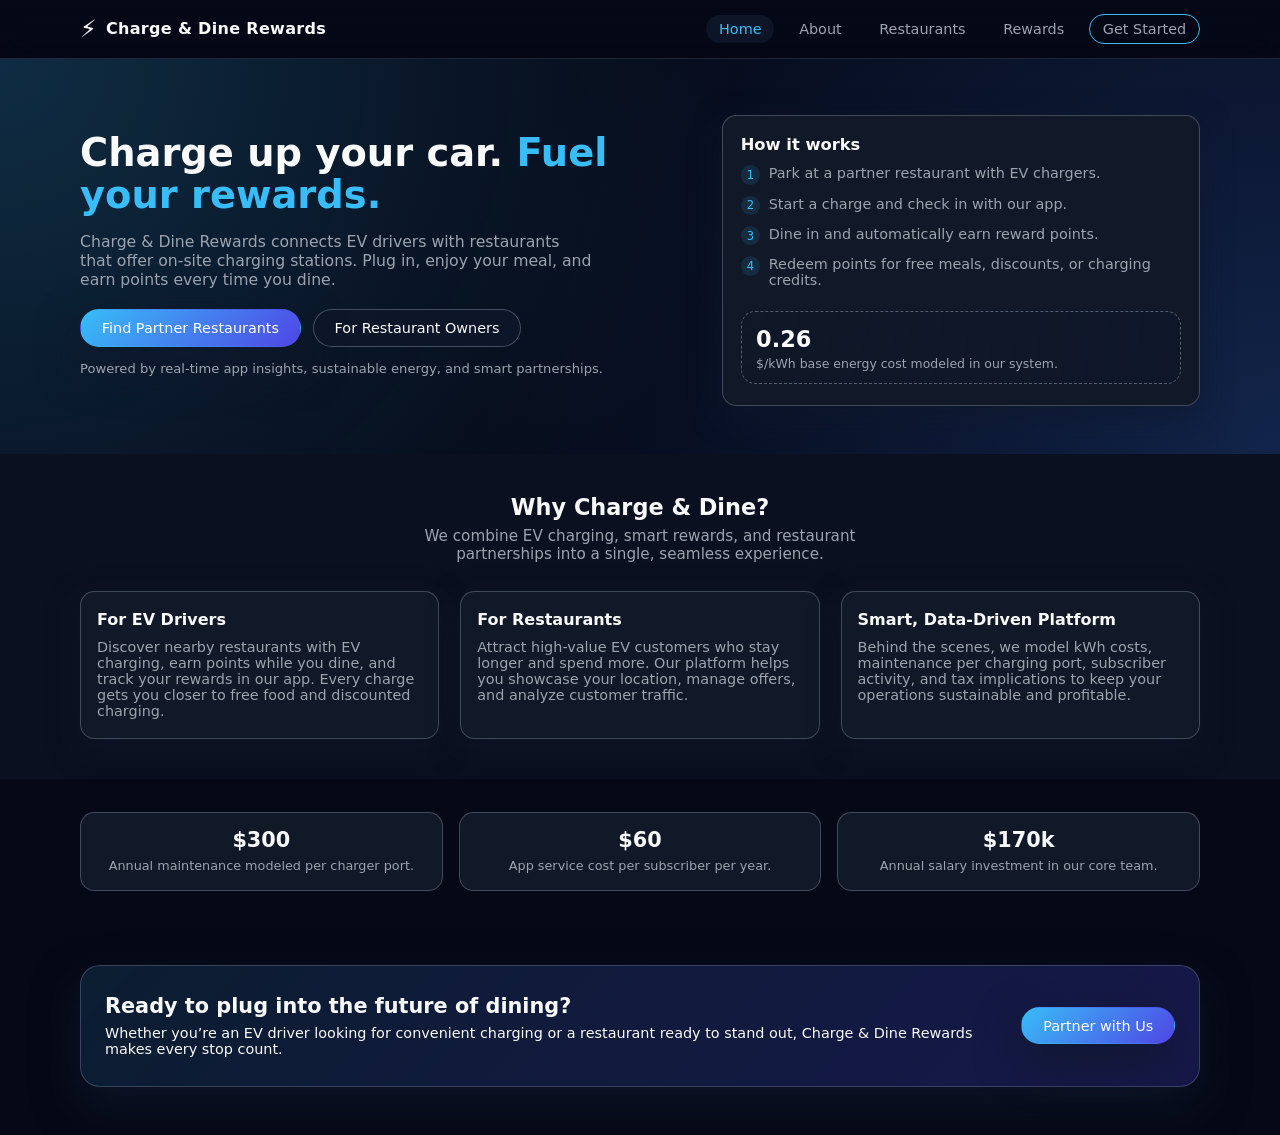
<file: index.html>
<!DOCTYPE html>
<html lang="en">
<head>
    <meta charset="UTF-8">
    <meta name="viewport" content="width=device-width, initial-scale=1.0">
    <title>Charge &amp; Dine Rewards</title>
    <link rel="stylesheet" href="styles.css">
</head>
<body>
    <!-- Header / Navigation -->
    <header class="site-header">
        <div class="container header-inner">
            <div class="logo">
                <span class="logo-icon">⚡</span>
                <span class="logo-text">Charge &amp; Dine Rewards</span>
            </div>
            <nav class="nav">
                <a href="#" class="nav-link active">Home</a>
                <a href="about.html" class="nav-link">About</a>
                <a href="restaurants.html" class="nav-link">Restaurants</a>
                <a href="rewards.html" class="nav-link">Rewards</a>
                <a href="contact.html" class="nav-link nav-cta">Get Started</a>
            </nav>
        </div>
    </header>

    <!-- Hero Section -->
    <main>
        <section class="hero">
            <div class="container hero-inner">
                <div class="hero-text">
                    <h1>Charge up your car. <span class="accent">Fuel your rewards.</span></h1>
                    <p class="hero-subtitle">
                        Charge &amp; Dine Rewards connects EV drivers with restaurants that offer 
                        on-site charging stations. Plug in, enjoy your meal, and earn points every time you dine.
                    </p>
                    <div class="hero-actions">
                        <a href="restaurants.html" class="btn primary-btn">Find Partner Restaurants</a>
                        <a href="contact.html" class="btn secondary-btn">For Restaurant Owners</a>
                    </div>
                    <p class="hero-note">
                        Powered by real-time app insights, sustainable energy, and smart partnerships.
                    </p>
                </div>
                <div class="hero-card">
                    <h2>How it works</h2>
                    <ol class="steps-list">
                        <li><span>1</span> Park at a partner restaurant with EV chargers.</li>
                        <li><span>2</span> Start a charge and check in with our app.</li>
                        <li><span>3</span> Dine in and automatically earn reward points.</li>
                        <li><span>4</span> Redeem points for free meals, discounts, or charging credits.</li>
                    </ol>
                    <div class="hero-stat">
                        <span class="hero-stat-number">0.26</span>
                        <span class="hero-stat-label">$/kWh base energy cost modeled in our system.</span>
                    </div>
                </div>
            </div>
        </section>

        <!-- Value Props / Features -->
        <section class="features">
            <div class="container">
                <h2 class="section-title">Why Charge &amp; Dine?</h2>
                <p class="section-subtitle">
                    We combine EV charging, smart rewards, and restaurant partnerships into a single, seamless experience.
                </p>
                <div class="features-grid">
                    <article class="feature-card">
                        <h3>For EV Drivers</h3>
                        <p>
                            Discover nearby restaurants with EV charging, earn points while you dine, and track your 
                            rewards in our app. Every charge gets you closer to free food and discounted charging.
                        </p>
                    </article>
                    <article class="feature-card">
                        <h3>For Restaurants</h3>
                        <p>
                            Attract high-value EV customers who stay longer and spend more. Our platform helps you 
                            showcase your location, manage offers, and analyze customer traffic.
                        </p>
                    </article>
                    <article class="feature-card">
                        <h3>Smart, Data-Driven Platform</h3>
                        <p>
                            Behind the scenes, we model kWh costs, maintenance per charging port, subscriber activity, 
                            and tax implications to keep your operations sustainable and profitable.
                        </p>
                    </article>
                </div>
            </div>
        </section>

        <!-- Highlight / Stats -->
        <section class="stats">
            <div class="container stats-inner">
                <div class="stat-item">
                    <span class="stat-number">$300</span>
                    <span class="stat-label">Annual maintenance modeled per charger port.</span>
                </div>
                <div class="stat-item">
                    <span class="stat-number">$60</span>
                    <span class="stat-label">App service cost per subscriber per year.</span>
                </div>
                <div class="stat-item">
                    <span class="stat-number">$170k</span>
                    <span class="stat-label">Annual salary investment in our core team.</span>
                </div>
            </div>
        </section>

        <!-- Call to Action -->
        <section class="cta">
            <div class="container cta-inner">
                <div class="cta-text">
                    <h2>Ready to plug into the future of dining?</h2>
                    <p>
                        Whether you’re an EV driver looking for convenient charging or a restaurant ready 
                        to stand out, Charge &amp; Dine Rewards makes every stop count.
                    </p>
                </div>
                <div class="cta-actions">
                    <a href="contact.html" class="btn primary-btn">Partner with Us</a>
</file>
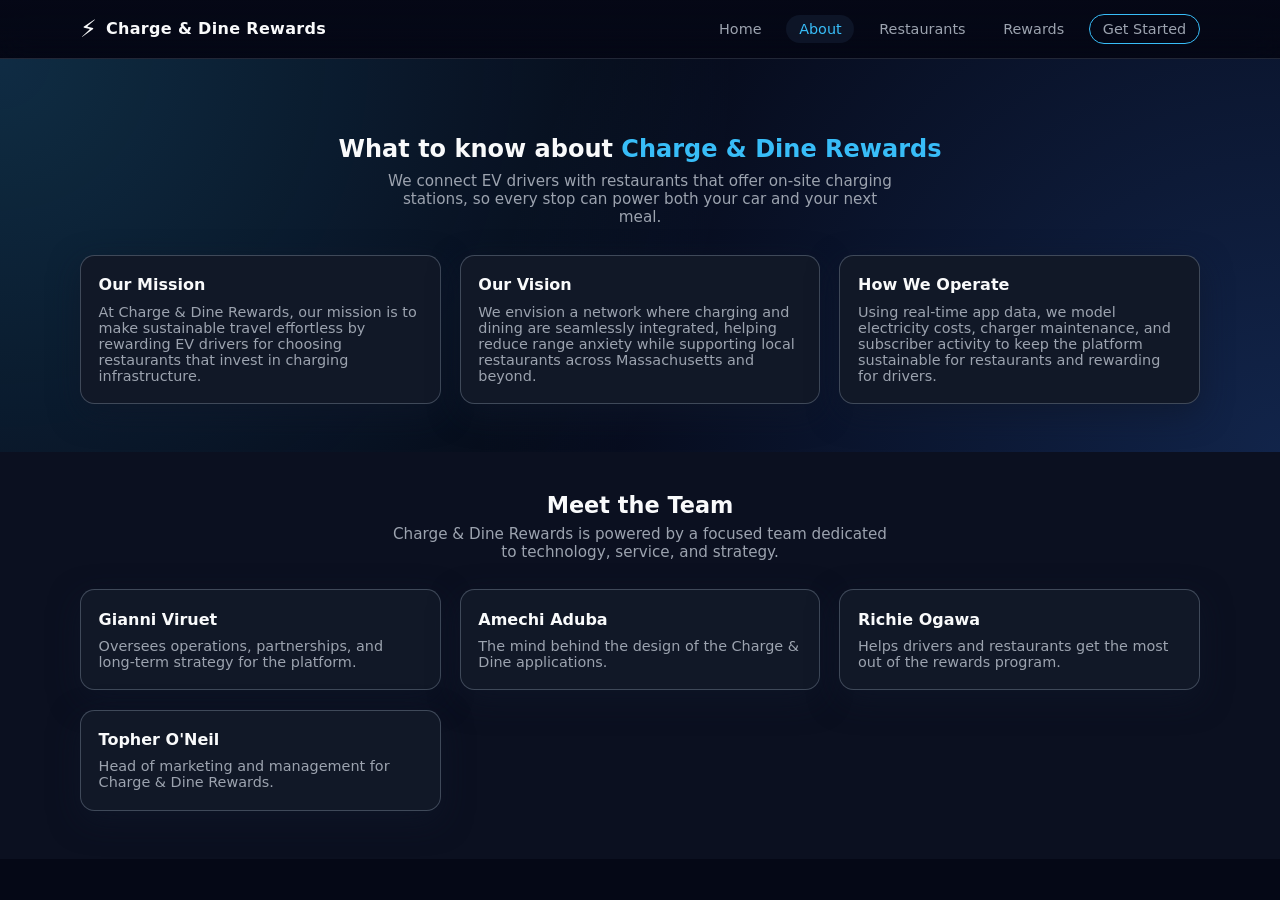
<file: about.html>
<!DOCTYPE html>
<html lang="en">
<head>
    <meta charset="UTF-8">
    <meta name="viewport" content="width=device-width, initial-scale=1.0">
    <title>About | Charge &amp; Dine Rewards</title>
    <link rel="stylesheet" href="styles.css">
</head>
<body>
    <!-- Header / Navigation -->
    <header class="site-header">
        <div class="container header-inner">
            <div class="logo">
                <span class="logo-icon">⚡</span>
                <span class="logo-text">Charge &amp; Dine Rewards</span>
            </div>
            <nav class="nav">
                <a href="index.html" class="nav-link">Home</a>
                <a href="about.html" class="nav-link active">About</a>
                <a href="restaurants.html" class="nav-link">Restaurants</a>
                <a href="rewards.html" class="nav-link">Rewards</a>
                <a href="contact.html" class="nav-link nav-cta">Get Started</a>
            </nav>
        </div>
    </header>

    <main>
        <!-- About Hero -->
        <section class="hero about-hero">
            <div class="container">
                <div class="about-header">
                    <h1>What to know about <span class="accent">Charge &amp; Dine Rewards</span></h1>
                    <p class="section-subtitle">
                        We connect EV drivers with restaurants that offer on-site charging stations, so every stop
                        can power both your car and your next meal.
                    </p>
                </div>

                <div class="about-grid">
                    <article class="about-card">
                        <h2>Our Mission</h2>
                        <p>
                            At Charge &amp; Dine Rewards, our mission is to make sustainable travel effortless by
                            rewarding EV drivers for choosing restaurants that invest in charging infrastructure.
                        </p>
                    </article>

                    <article class="about-card">
                        <h2>Our Vision</h2>
                        <p>
                            We envision a network where charging and dining are seamlessly integrated, helping reduce
                            range anxiety while supporting local restaurants across Massachusetts and beyond.
                        </p>
                    </article>

                    <article class="about-card">
                        <h2>How We Operate</h2>
                        <p>
                            Using real-time app data, we model electricity costs, charger maintenance, and subscriber
                            activity to keep the platform sustainable for restaurants and rewarding for drivers.
                        </p>
                    </article>
                </div>
            </div>
        </section>

        <!-- Team / Structure (you can customize names + roles) -->
        <section class="team">
            <div class="container">
                <h2 class="section-title">Meet the Team</h2>
                <p class="section-subtitle">
                    Charge &amp; Dine Rewards is powered by a focused team dedicated to technology, service, and strategy.
                </p>

                <div class="team-grid">
                    <article class="about-card">
                        <h3>Gianni Viruet</h3>
                        <p>Oversees operations, partnerships, and long-term strategy for the platform.</p>
                    </article>
                    <article class="about-card">
                        <h3>Amechi Aduba</h3>
                        <p>The mind behind the design of the Charge &amp; Dine applications.</p>
                    </article>
                    <article class="about-card">
                        <h3>Richie Ogawa</h3>
                        <p>Helps drivers and restaurants get the most out of the rewards program.</p>
                    </article>
                    <article class="about-card">
                        <h3>Topher O'Neil</h3>
                        <p>Head of marketing and management for Charge &amp; Dine Rewards.</p>
                    </article>
                </div>
            </div>
        </section>
    </main>
</body>
</html>
</file>
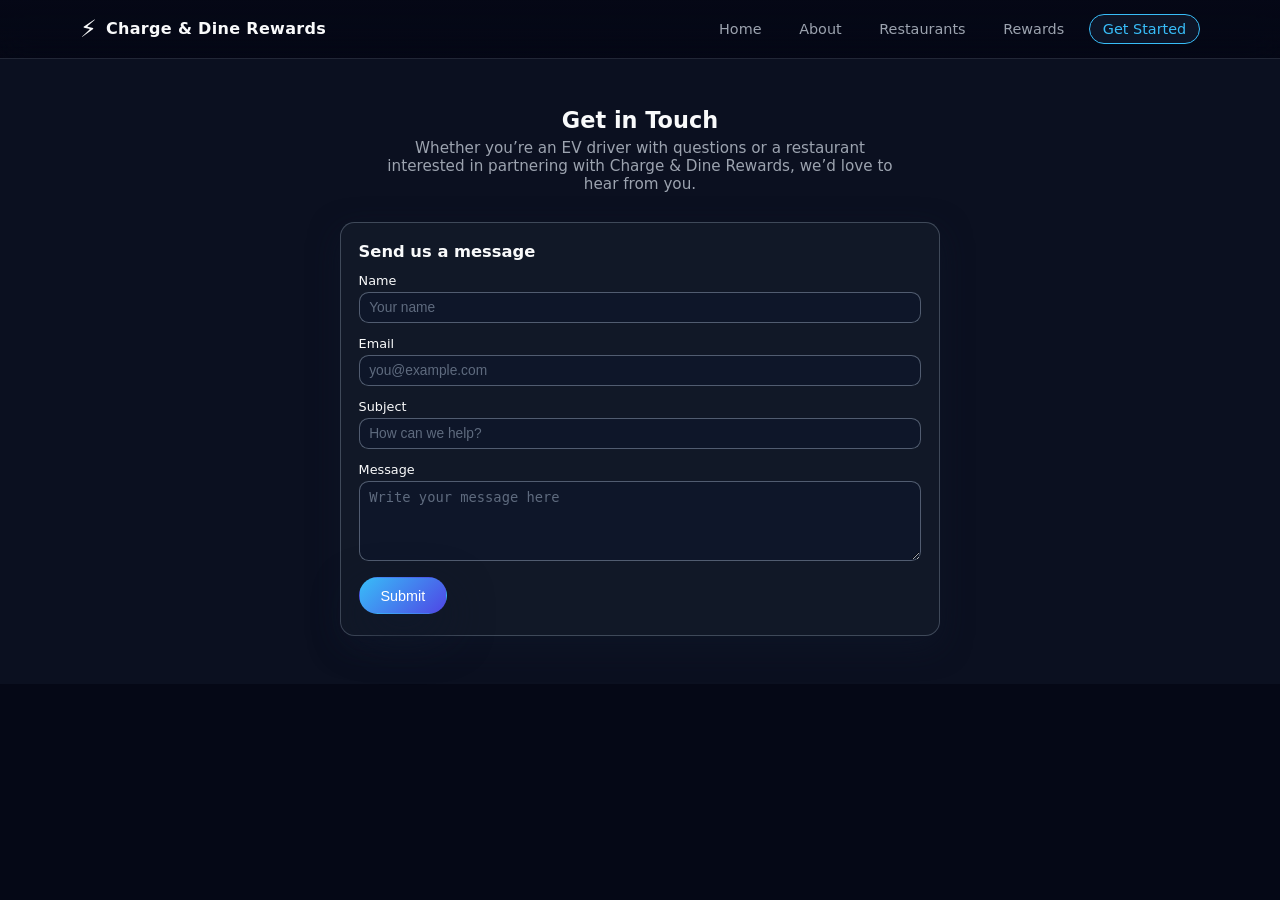
<file: contact.html>
<!DOCTYPE html>
<html lang="en">
<head>
    <meta charset="UTF-8">
    <meta name="viewport" content="width=device-width, initial-scale=1.0">
    <title>Contact | Charge &amp; Dine Rewards</title>
    <link rel="stylesheet" href="styles.css">
</head>
<body>
    <header class="site-header">
        <div class="container header-inner">
            <div class="logo">
                <span class="logo-icon">⚡</span>
                <span class="logo-text">Charge &amp; Dine Rewards</span>
            </div>
            <nav class="nav">
                <a href="index.html" class="nav-link">Home</a>
                <a href="about.html" class="nav-link">About</a>
                <a href="restaurants.html" class="nav-link">Restaurants</a>
                <a href="rewards.html" class="nav-link">Rewards</a>
                <a href="contact.html" class="nav-link nav-cta active">Get Started</a>
            </nav>
        </div>
    </header>

    <main>
        <section class="contact-hero">
            <div class="container">
                <h1 class="section-title">Get in Touch</h1>
                <p class="section-subtitle">
                    Whether you’re an EV driver with questions or a restaurant interested in partnering with
                    Charge &amp; Dine Rewards, we’d love to hear from you.
                </p>

                <div class="contact-grid">
                    <!-- Contact Info / Placeholders -->

                    <!-- Contact Form -->
                    <article class="contact-card">
                        <h2>Send us a message</h2>
                        <form class="contact-form" action="#" method="post">
                            <div class="form-group">
                                <label for="name">Name</label>
                                <input type="text" id="name" name="name" placeholder="Your name">
                            </div>
                            <div class="form-group">
                                <label for="email">Email</label>
                                <input type="email" id="email" name="email" placeholder="you@example.com">
                            </div>
                            <div class="form-group">
                                <label for="subject">Subject</label>
                                <input type="text" id="subject" name="subject" placeholder="How can we help?">
                            </div>
                            <div class="form-group">
                                <label for="message">Message</label>
                                <textarea id="message" name="message" rows="4" placeholder="Write your message here"></textarea>
                            </div>
                            <button type="submit" class="btn primary-btn">Submit</button>
                        </form>
                    </article>
                </div>
            </div>
        </section>
    </main>
</body>
</html>
</file>
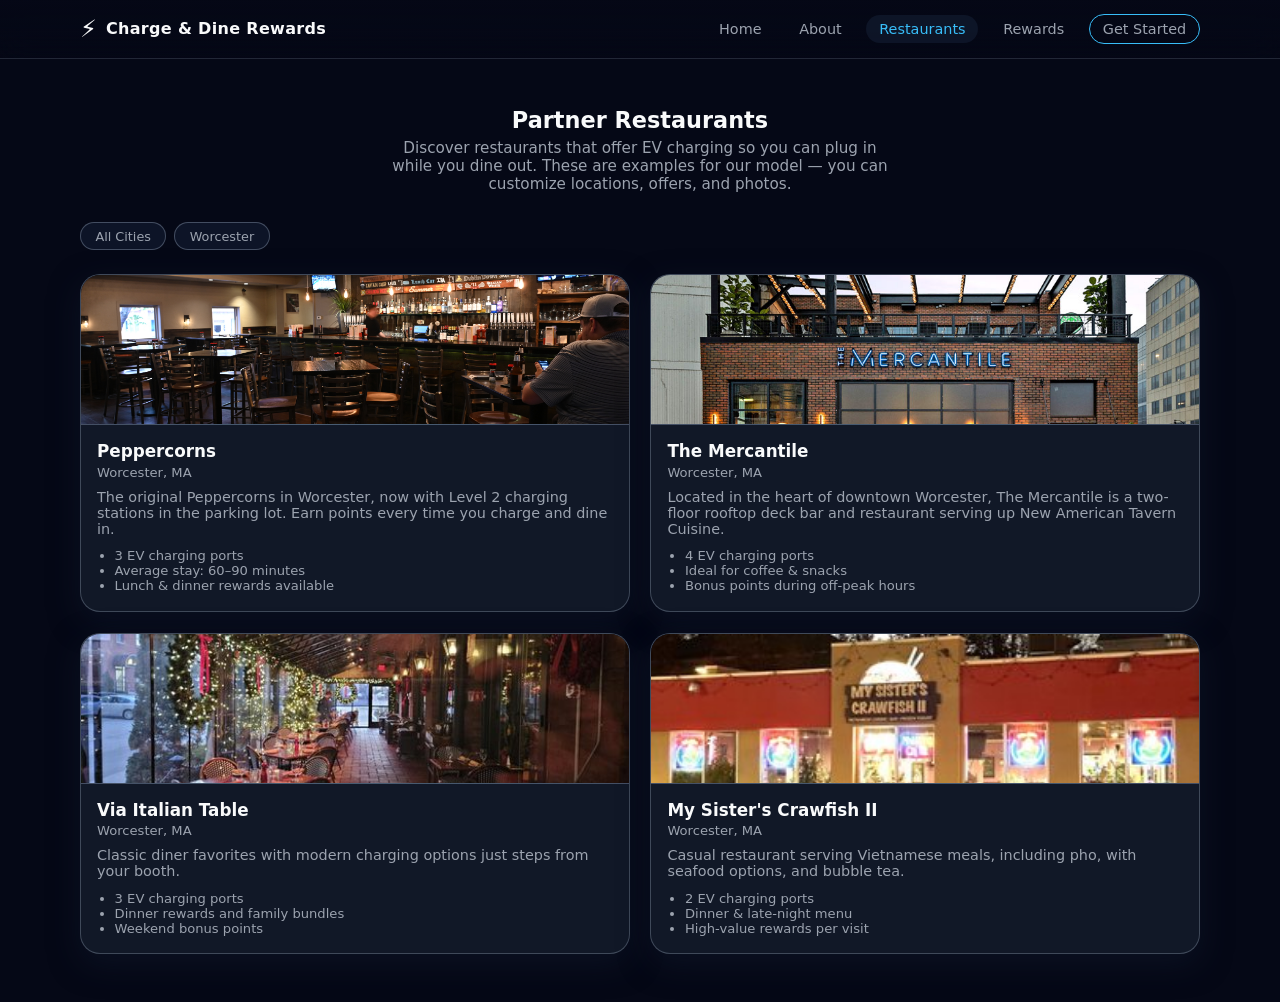
<file: restaurants.html>
<!DOCTYPE html>
<html lang="en">
<head>
    <meta charset="UTF-8">
    <meta name="viewport" content="width=device-width, initial-scale=1.0">
    <title>Partner Restaurants | Charge &amp; Dine Rewards</title>
    <link rel="stylesheet" href="styles.css">
</head>
<body>
    <header class="site-header">
        <div class="container header-inner">
            <div class="logo">
                <span class="logo-icon">⚡</span>
                <span class="logo-text">Charge &amp; Dine Rewards</span>
            </div>
            <nav class="nav">
                <a href="index.html" class="nav-link">Home</a>
                <a href="about.html" class="nav-link">About</a>
                <a href="restaurants.html" class="nav-link active">Restaurants</a>
                <a href="rewards.html" class="nav-link">Rewards</a>
                <a href="contact.html" class="nav-link nav-cta">Get Started</a>
            </nav>
        </div>
    </header>

    <main>
        <!-- Restaurants Hero -->
        <section class="restaurants-hero">
            <div class="container">
                <h1 class="section-title">Partner Restaurants</h1>
                <p class="section-subtitle">
                    Discover restaurants that offer EV charging so you can plug in while you dine out.
                    These are examples for our model — you can customize locations, offers, and photos.
                </p>

                <!-- Simple filter bar placeholder (non-functional, just UI) -->
                <div class="filter-bar">
                    <span class="pill">All Cities</span>
                    <span class="pill">Worcester</span>
                </div>

                <div class="restaurants-grid">
                    <!-- Restaurant Card 1 -->
                    <article class="restaurant-card">
                        <div class="restaurant-image-placeholder">
                            <img src="img/peppercorns.jpg" alt="Peppercorns" class="restaurant-image"></img>
                        </div>
                        <div class="restaurant-body">
                            <h2>Peppercorns</h2>
                            <p class="restaurant-location">Worcester, MA</p>
                            <p class="restaurant-text">
                                The original Peppercorns in Worcester, now with Level 2 charging stations in the parking lot. Earn points
                                every time you charge and dine in.
                            </p>
                            <ul class="restaurant-meta">
                                <li>3 EV charging ports</li>
                                <li>Average stay: 60–90 minutes</li>
                                <li>Lunch &amp; dinner rewards available</li>
                            </ul>
                        </div>
                    </article>

                    <!-- Restaurant Card 2 -->
                    <article class="restaurant-card">
                        <div class="restaurant-image-placeholder">
                            <img src="img/mercantile.jpg" alt="The Mercantile" class="restaurant-image"></img>
                        </div>
                        <div class="restaurant-body">
                            <h2>The Mercantile</h2>
                            <p class="restaurant-location">Worcester, MA</p>
                            <p class="restaurant-text">
                               Located in the heart of downtown Worcester, The Mercantile is a two-floor rooftop deck bar and restaurant serving up New American Tavern Cuisine.
                            </p>
                            <ul class="restaurant-meta">
                                <li>4 EV charging ports</li>
                                <li>Ideal for coffee &amp; snacks</li>
                                <li>Bonus points during off-peak hours</li>
                            </ul>
                        </div>
                    </article>

                    <!-- Restaurant Card 3 -->
                    <article class="restaurant-card">
                        <div class="restaurant-image-placeholder">
                            <img src="img/viaitalian.jpg" alt="Via Italian Table" class="restaurant-image"></img>
                        </div>
                        <div class="restaurant-body">
                            <h2>Via Italian Table</h2>
                            <p class="restaurant-location">Worcester, MA</p>
                            <p class="restaurant-text">
                                Classic diner favorites with modern charging options just steps from your booth.
                            </p>
                            <ul class="restaurant-meta">
                                <li>3 EV charging ports</li>
                                <li>Dinner rewards and family bundles</li>
                                <li>Weekend bonus points</li>
                            </ul>
                        </div>
                    </article>

                    <!-- Restaurant Card 4 -->
                    <article class="restaurant-card">
                        <div class="restaurant-image-placeholder">
                            <img src="img/mysisterscrawfish2.jpg" alt="My sisters crawfish II" class="restaurant-image"></img>
                        </div>
                        <div class="restaurant-body">
                            <h2>My Sister's Crawfish II</h2>
                            <p class="restaurant-location">Worcester, MA</p>
                            <p class="restaurant-text">
                                Casual restaurant serving Vietnamese meals, including pho, with seafood options, and bubble tea.
                            </p>
                            <ul class="restaurant-meta">
                                <li>2 EV charging ports</li>
                                <li>Dinner &amp; late-night menu</li>
                                <li>High-value rewards per visit</li>
                            </ul>
                        </div>
                    </article>
                </div>
            </div>
        </section>
    </main>
</body>
</html>
</file>
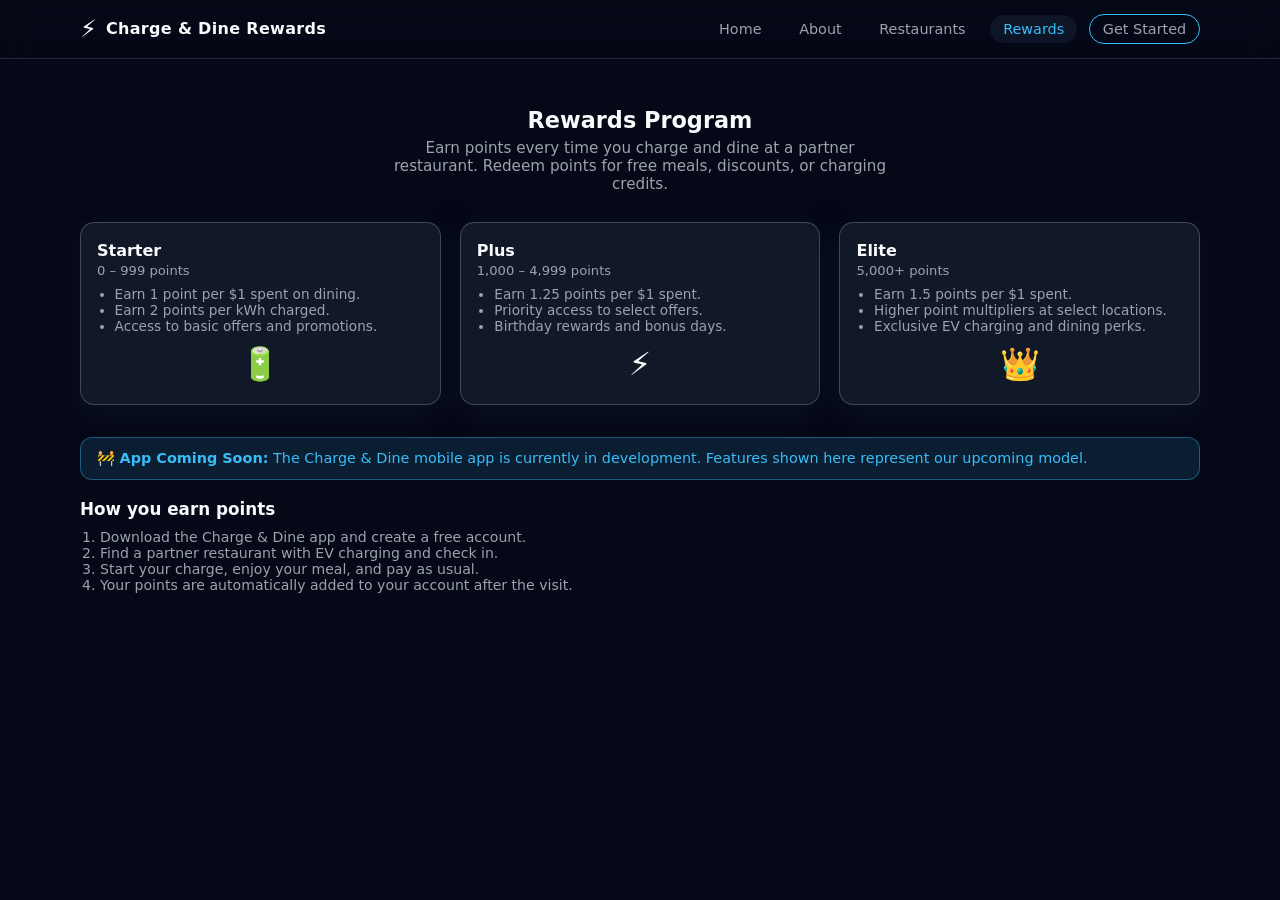
<file: rewards.html>
<!DOCTYPE html>
<html lang="en">
<head>
    <meta charset="UTF-8">
    <meta name="viewport" content="width=device-width, initial-scale=1.0">
    <title>Rewards | Charge &amp; Dine Rewards</title>
    <link rel="stylesheet" href="styles.css">
</head>
<body>
    <header class="site-header">
        <div class="container header-inner">
            <div class="logo">
                <span class="logo-icon">⚡</span>
                <span class="logo-text">Charge &amp; Dine Rewards</span>
            </div>
            <nav class="nav">
                <a href="index.html" class="nav-link">Home</a>
                <a href="about.html" class="nav-link">About</a>
                <a href="restaurants.html" class="nav-link">Restaurants</a>
                <a href="rewards.html" class="nav-link active">Rewards</a>
                <a href="contact.html" class="nav-link nav-cta">Get Started</a>
            </nav>
        </div>
    </header>

    <main>
        <!-- Rewards Hero -->
        <section class="rewards-hero">
            <div class="container">
                <h1 class="section-title">Rewards Program</h1>
                <p class="section-subtitle">
                    Earn points every time you charge and dine at a partner restaurant. Redeem points for free meals,
                    discounts, or charging credits.
                </p>

                <!-- Tiers -->
                <div class="tiers-grid">
                    <article class="tier-card">
                        <h2>Starter</h2>
                        <p class="tier-points">0 – 999 points</p>
                        <ul>
                            <li>Earn 1 point per $1 spent on dining.</li>
                            <li>Earn 2 points per kWh charged.</li>
                            <li>Access to basic offers and promotions.</li>
                        </ul>
                        <div class="tier-icon">🔋</div> 
                    </article>

                    <article class="tier-card">
                        <h2>Plus</h2>
                        <p class="tier-points">1,000 – 4,999 points</p>
                        <ul>
                            <li>Earn 1.25 points per $1 spent.</li>
                            <li>Priority access to select offers.</li>
                            <li>Birthday rewards and bonus days.</li>
                        </ul>
                        <div class="tier-icon">⚡</div>
                    </article>

                    <article class="tier-card">
                        <h2>Elite</h2>
                        <p class="tier-points">5,000+ points</p>
                        <ul>
                            <li>Earn 1.5 points per $1 spent.</li>
                            <li>Higher point multipliers at select locations.</li>
                            <li>Exclusive EV charging and dining perks.</li>
                        </ul>
                        <div class="tier-icon">👑</div> 
                    </article>
                </div>

                <!-- How it works -->
                <div class="rewards-steps">
                    <div class="coming-soon">
                        🚧 <strong>App Coming Soon:</strong> The Charge &amp; Dine mobile app is currently in development. 
                        Features shown here represent our upcoming model.
                    </div>
                    <h2>How you earn points</h2>
                    <ol>
                        <li>Download the Charge &amp; Dine app and create a free account.</li>
                        <li>Find a partner restaurant with EV charging and check in.</li>
                        <li>Start your charge, enjoy your meal, and pay as usual.</li>
                        <li>Your points are automatically added to your account after the visit.</li>
                    </ol>
                </div>
            </div>
        </section>
    </main>
</body>
</html>
</file>
<file: styles.css>
/* ========== Base Styles ========== */

:root {
    --bg: #050816;
    --bg-alt: #0b1020;
    --card-bg: #111827;
    --accent: #38bdf8;
    --accent-soft: rgba(56, 189, 248, 0.12);
    --text-main: #f9fafb;
    --text-muted: #9ca3af;
    --border-subtle: rgba(148, 163, 184, 0.35);
    --radius-lg: 1.25rem;
    --radius-md: 0.9rem;
    --shadow-soft: 0 18px 45px rgba(15, 23, 42, 0.85);
    --shadow-subtle: 0 10px 30px rgba(15, 23, 42, 0.6);
}

*,
*::before,
*::after {
    box-sizing: border-box;
}

html, body {
    margin: 0;
    padding: 0;
    font-family: system-ui, -apple-system, BlinkMacSystemFont, "Segoe UI", sans-serif;
    color: var(--text-main);
    background-color: var(--bg);
}

img {
    max-width: 100%;
    display: block;
}

a {
    text-decoration: none;
    color: inherit;
}

.container {
    width: min(1120px, 100% - 2.5rem);
    margin: 0 auto;
}

/* ========== Header ========== */

.site-header {
    position: sticky;
    top: 0;
    z-index: 20;
    backdrop-filter: blur(16px);
    background: linear-gradient(to bottom, rgba(5, 8, 22, 0.96), rgba(5, 8, 22, 0.8), transparent);
    border-bottom: 1px solid rgba(148, 163, 184, 0.2);
}

.header-inner {
    display: flex;
    align-items: center;
    justify-content: space-between;
    padding: 0.85rem 0;
}

.logo {
    display: flex;
    align-items: center;
    gap: 0.55rem;
    font-weight: 600;
    letter-spacing: 0.02em;
}

.logo-icon {
    font-size: 1.5rem;
}

.logo-text {
    font-size: 1rem;
    white-space: nowrap;
}

.nav {
    display: flex;
    align-items: center;
    gap: 0.75rem;
}

.nav-link {
    font-size: 0.9rem;
    padding: 0.4rem 0.8rem;
    border-radius: 999px;
    color: var(--text-muted);
    transition: all 0.18s ease;
}

.nav-link:hover {
    color: var(--text-main);
    background-color: rgba(15, 23, 42, 0.9);
}

.nav-link.active {
    color: var(--accent);
    background-color: rgba(15, 23, 42, 0.9);
}

.nav-cta {
    border: 1px solid var(--accent);
}

/* ========== About Page ========== */

.about-hero {
    padding: 3rem 0 2.5rem;
}

.about-header {
    text-align: center;
    margin-bottom: 1.8rem;
}

.about-header h1 {
    margin-bottom: 0.6rem;
}

.about-grid {
    display: grid;
    grid-template-columns: repeat(3, minmax(0, 1fr));
    gap: 1.2rem;
}

.about-card {
    background-color: var(--card-bg);
    border-radius: var(--radius-md);
    padding: 1.2rem 1.1rem;
    border: 1px solid var(--border-subtle);
    box-shadow: var(--shadow-subtle);
    font-size: 0.9rem;
}

.about-card h2,
.about-card h3 {
    margin-top: 0;
    margin-bottom: 0.6rem;
    font-size: 1rem;
}

.about-card p {
    margin: 0;
    color: var(--text-muted);
}

/* Team section (About) */

.team {
    padding: 2.5rem 0 3rem;
    background-color: var(--bg-alt);
}

.team-grid {
    display: grid;
    grid-template-columns: repeat(3, minmax(0, 1fr));
    gap: 1.2rem;
}

.image-placeholder {
    margin-bottom: 0.7rem;
    border-radius: 0.75rem;
    border: 1px dashed rgba(148, 163, 184, 0.7);
    padding: 0.7rem;
    font-size: 0.78rem;
    text-align: center;
    color: var(--text-muted);
    background-color: rgba(15, 23, 42, 0.75);
}

.image-placeholder.wide {
    width: 100%;
}

/* ========== Restaurants Page ========== */

.restaurants-hero {
    padding: 3rem 0 3rem;
}

.filter-bar {
    display: flex;
    flex-wrap: wrap;
    gap: 0.5rem;
    margin-bottom: 1.5rem;
}

.pill {
    font-size: 0.8rem;
    padding: 0.35rem 0.9rem;
    border-radius: 999px;
    background-color: rgba(15, 23, 42, 0.9);
    border: 1px solid rgba(148, 163, 184, 0.4);
    color: var(--text-muted);
}

.restaurants-grid {
    display: grid;
    grid-template-columns: repeat(2, minmax(0, 1fr));
    gap: 1.3rem;
}

.restaurant-card {
    background-color: var(--card-bg);
    border-radius: var(--radius-lg);
    border: 1px solid var(--border-subtle);
    overflow: hidden;
    box-shadow: var(--shadow-subtle);
    display: flex;
    flex-direction: column;
}

.restaurant-image-placeholder {
    height: 150px;
    border-bottom: 1px solid rgba(148, 163, 184, 0.4);
    display: flex;
    align-items: center;
    justify-content: center;
    font-size: 0.8rem;
    color: var(--text-muted);
    background: radial-gradient(circle at center, rgba(56, 189, 248, 0.16), rgba(15, 23, 42, 0.96));
    overflow: hidden; /* ✅ add this */
}

.restaurant-image-placeholder img {
    width: 100%;
    height: 100%;
    object-fit: cover; /* fills area cleanly */
    display: block;
}

.restaurant-body {
    padding: 1rem 1rem 1.1rem;
    font-size: 0.9rem;
}

.restaurant-body h2 {
    margin: 0 0 0.2rem;
    font-size: 1.05rem;
}

.restaurant-location {
    margin: 0 0 0.6rem;
    font-size: 0.82rem;
    color: var(--text-muted);
}

.restaurant-text {
    margin: 0 0 0.7rem;
    color: var(--text-muted);
}

.restaurant-meta {
    margin: 0;
    padding-left: 1.1rem;
    font-size: 0.82rem;
    color: var(--text-muted);
}

/* ========== Rewards Page ========== */

.rewards-hero {
    padding: 3rem 0 3rem;
}

.tiers-grid {
    display: grid;
    grid-template-columns: repeat(3, minmax(0, 1fr));
    gap: 1.2rem;
    margin-bottom: 2rem;
}

.tier-card {
    background-color: var(--card-bg);
    border-radius: var(--radius-md);
    border: 1px solid var(--border-subtle);
    padding: 1.1rem 1rem 1.3rem;
    box-shadow: var(--shadow-subtle);
    font-size: 0.9rem;
}

.tier-card h2 {
    margin: 0 0 0.2rem;
    font-size: 1rem;
}

.tier-points {
    margin: 0 0 0.5rem;
    font-size: 0.82rem;
    color: var(--text-muted);
}

.tier-card ul {
    margin: 0 0 0.7rem;
    padding-left: 1.1rem;
    font-size: 0.85rem;
    color: var(--text-muted);
}

.tier-icon {
    font-size: 2rem;
    display: flex;
    align-items: center;
    justify-content: center;
}

.rewards-steps {
    margin-top: 1.2rem;
}

.rewards-steps h2 {
    margin: 0 0 0.6rem;
    font-size: 1.05rem;
}

.rewards-steps ol {
    margin: 0 0 1rem;
    padding-left: 1.25rem;
    font-size: 0.88rem;
    color: var(--text-muted);
}

.coming-soon {
    background-color: rgba(56, 189, 248, 0.12);
    border: 1px solid rgba(56, 189, 248, 0.4);
    padding: 0.75rem 1rem;
    border-radius: 0.75rem;
    font-size: 0.9rem;
    margin: 1rem 0 1.2rem;
    color: var(--accent);
}


/* ========== Contact Page ========== */

.contact-hero {
    padding: 3rem 0 3rem;
    background-color: var(--bg-alt);
}

.contact-grid {
    display: grid;
    grid-template-columns: minmax(0, 1fr);
    max-width: 600px;
    margin: 0 auto;       /* centers the grid itself */
    gap: 1.3rem;
}


.contact-card {
    background-color: var(--card-bg);
    border-radius: var(--radius-md);
    border: 1px solid var(--border-subtle);
    padding: 1.2rem 1.1rem 1.3rem;
    box-shadow: var(--shadow-subtle);
    font-size: 0.9rem;
}

.contact-card h2 {
    margin: 0 0 0.7rem;
    font-size: 1.02rem;
}

.contact-list {
    list-style: none;
    padding: 0;
    margin: 0 0 1rem;
    font-size: 0.86rem;
    color: var(--text-muted);
}

.contact-list li {
    margin-bottom: 0.35rem;
}

/* Contact form */

.contact-form .form-group {
    margin-bottom: 0.8rem;
}

.contact-form label {
    display: block;
    font-size: 0.8rem;
    margin-bottom: 0.25rem;
}

.contact-form input,
.contact-form textarea {
    width: 100%;
    border-radius: 0.6rem;
    border: 1px solid rgba(148, 163, 184, 0.5);
    padding: 0.45rem 0.6rem;
    background-color: rgba(15, 23, 42, 0.95);
    color: var(--text-main);
    font-size: 0.86rem;
}

.contact-form input::placeholder,
.contact-form textarea::placeholder {
    color: rgba(148, 163, 184, 0.6);
}

/* ========== Responsive tweaks for new sections ========== */

@media (max-width: 900px) {
    .about-grid,
    .team-grid,
    .restaurants-grid,
    .tiers-grid,
    .contact-grid {
        grid-template-columns: minmax(0, 1fr);
    }
}


/* ========== Hero ========== */

.hero {
    padding: 3.5rem 0 3rem;
    background: radial-gradient(circle at top left, rgba(56, 189, 248, 0.2), transparent 55%),
                radial-gradient(circle at bottom right, rgba(59, 130, 246, 0.23), transparent 60%);
}

.hero-inner {
    display: grid;
    grid-template-columns: minmax(0, 3fr) minmax(0, 2.4fr);
    gap: 2.8rem;
    align-items: center;
}

.hero-text h1 {
    font-size: clamp(2rem, 3vw, 2.6rem);
    line-height: 1.1;
    margin: 0 0 1rem;
}

.accent {
    color: var(--accent);
}

.hero-subtitle {
    margin: 0 0 1.25rem;
    color: var(--text-muted);
    max-width: 32rem;
    font-size: 0.98rem;
}

.hero-actions {
    display: flex;
    flex-wrap: wrap;
    gap: 0.75rem;
    margin-bottom: 0.9rem;
}

.hero-note {
    font-size: 0.82rem;
    color: var(--text-muted);
}

.btn {
    display: inline-flex;
    align-items: center;
    justify-content: center;
    padding: 0.6rem 1.3rem;
    border-radius: 999px;
    font-size: 0.9rem;
    border: 1px solid transparent;
    cursor: pointer;
    transition: all 0.18s ease;
    white-space: nowrap;
}

.primary-btn {
    background: linear-gradient(135deg, #38bdf8, #4f46e5);
    color: white;
    box-shadow: var(--shadow-soft);
}

.primary-btn:hover {
    filter: brightness(1.05);
    transform: translateY(-1px);
}

.secondary-btn {
    background-color: rgba(15, 23, 42, 0.9);
    border-color: rgba(148, 163, 184, 0.4);
    color: var(--text-main);
}

.secondary-btn:hover {
    border-color: var(--accent);
    color: var(--accent);
}

/* Hero card */

.hero-card {
    background-color: var(--card-bg);
    border-radius: var(--radius-md);
    border: 1px solid var(--border-subtle);
    padding: 1.2rem 1.1rem 1.3rem;
    box-shadow: var(--shadow-subtle);
    font-size: 0.9rem;
}

.hero-card h2 {
    margin: 0 0 0.7rem;
    font-size: 1.02rem;
}

.steps-list {
    list-style: none;
    padding: 0;
    margin: 0 0 1.4rem;
    display: flex;
    flex-direction: column;
    gap: 0.7rem;
    font-size: 0.9rem;
    color: var(--text-muted);
}

.steps-list li {
    display: flex;
    align-items: flex-start;
    gap: 0.55rem;
}

.steps-list span {
    width: 1.2rem;
    height: 1.2rem;
    border-radius: 999px;
    display: inline-flex;
    align-items: center;
    justify-content: center;
    font-size: 0.72rem;
    background-color: var(--accent-soft);
    color: var(--accent);
    flex-shrink: 0;
}

.hero-stat {
    padding: 0.9rem 0.9rem 0.8rem;
    border-radius: var(--radius-md);
    border: 1px dashed rgba(148, 163, 184, 0.5);
    background: radial-gradient(circle at top left, rgba(15, 23, 42, 0.2), rgba(15, 23, 42, 0.96));
}

.hero-stat-number {
    font-size: 1.4rem;
    font-weight: 600;
    display: block;
    margin-bottom: 0.15rem;
}

.hero-stat-label {
    font-size: 0.78rem;
    color: var(--text-muted);
}

/* ========== Sections ========== */

.section-title {
    text-align: center;
    font-size: 1.4rem;
    margin: 0 0 0.4rem;
}

.section-subtitle {
    text-align: center;
    max-width: 32rem;
    margin: 0 auto 1.8rem;
    font-size: 0.95rem;
    color: var(--text-muted);
}

/* Features */

.features {
    padding: 2.5rem 0;
    background-color: var(--bg-alt);
}

.features-grid {
    display: grid;
    grid-template-columns: repeat(3, minmax(0, 1fr));
    gap: 1.3rem;
}

.feature-card {
    background-color: var(--card-bg);
    border-radius: var(--radius-md);
    padding: 1.1rem 1rem 1.2rem;
    border: 1px solid var(--border-subtle);
    box-shadow: var(--shadow-subtle);
    font-size: 0.9rem;
}

.feature-card h3 {
    margin: 0 0 0.6rem;
    font-size: 1rem;
}

.feature-card p {
    margin: 0;
    color: var(--text-muted);
}

/* Stats */

.stats {
    padding: 2.1rem 0;
}

.stats-inner {
    display: grid;
    grid-template-columns: repeat(3, minmax(0, 1fr));
    gap: 1rem;
}

.stat-item {
    background-color: var(--card-bg);
    padding: 0.9rem 0.9rem 1rem;
    border-radius: var(--radius-md);
    border: 1px solid var(--border-subtle);
    text-align: center;
}

.stat-number {
    display: block;
    font-size: 1.3rem;
    font-weight: 600;
    margin-bottom: 0.2rem;
}

.stat-label {
    font-size: 0.8rem;
    color: var(--text-muted);
}

/* CTA */

.cta {
    padding: 2.5rem 0 3rem;
}

.cta-inner {
    background: linear-gradient(135deg, rgba(56, 189, 248, 0.12), rgba(79, 70, 229, 0.25));
    border-radius: var(--radius-lg);
    padding: 1.8rem 1.5rem;
    display: flex;
    align-items: center;
    justify-content: space-between;
    gap: 1rem;
    border: 1px solid rgba(148, 163, 184, 0.3);
    box-shadow: var(--shadow-soft);
}

.cta-text h2 {
    margin: 0 0 0.4rem;
    font-size: 1.3rem;
}

.cta-text p {
    margin: 0;
    font-size: 0.9rem;
}

.cta-actions {
    display: flex;
    flex-direction: column;
    gap: 0.5rem;
}

.ghost-btn {
    background: transparent;
    border-color: rgba(15, 23, 42, 0.85);
    color: var(--text-main);
}

.ghost-btn:hover {
    border-color: var(--accent);
    color: var(--accent);
}

/* Footer */

.site-footer {
    border-top: 1px solid rgba(148, 163, 184, 0.25);
    padding: 1.3rem 0 1.8rem;
    background-color: #020617;
}

.footer-inner {
    text-align: center;
    font-size: 0.78rem;
    color: var(--text-muted);
}

.footer-note {
    margin-top: 0.25rem;
}

/* ========== Responsive ========== */

@media (max-width: 900px) {
    .hero-inner {
        grid-template-columns: minmax(0, 1fr);
    }

    /* hero-card no longer reorders, so title stays on top */

    .header-inner {
        flex-wrap: wrap;
        gap: 0.75rem;
    }

    .nav {
        flex-wrap: wrap;
        justify-content: flex-end;
    }

    .features-grid,
    .stats-inner {
        grid-template-columns: minmax(0, 1fr);
    }

    .cta-inner {
        flex-direction: column;
        align-items: flex-start;
    }

    .cta-actions {
        align-self: stretch;
        flex-direction: row;
        justify-content: flex-start;
        flex-wrap: wrap;
    }
}

@media (max-width: 600px) {
    .container {
        width: min(100% - 1.5rem, 100%);
    }

    .logo-text {
        font-size: 0.92rem;
    }

    .nav {
        gap: 0.4rem;
    }

    .nav-link {
        padding-inline: 0.6rem;
        font-size: 0.82rem;
    }

    .hero {
        padding-top: 2.4rem;
    }
}
</file>
